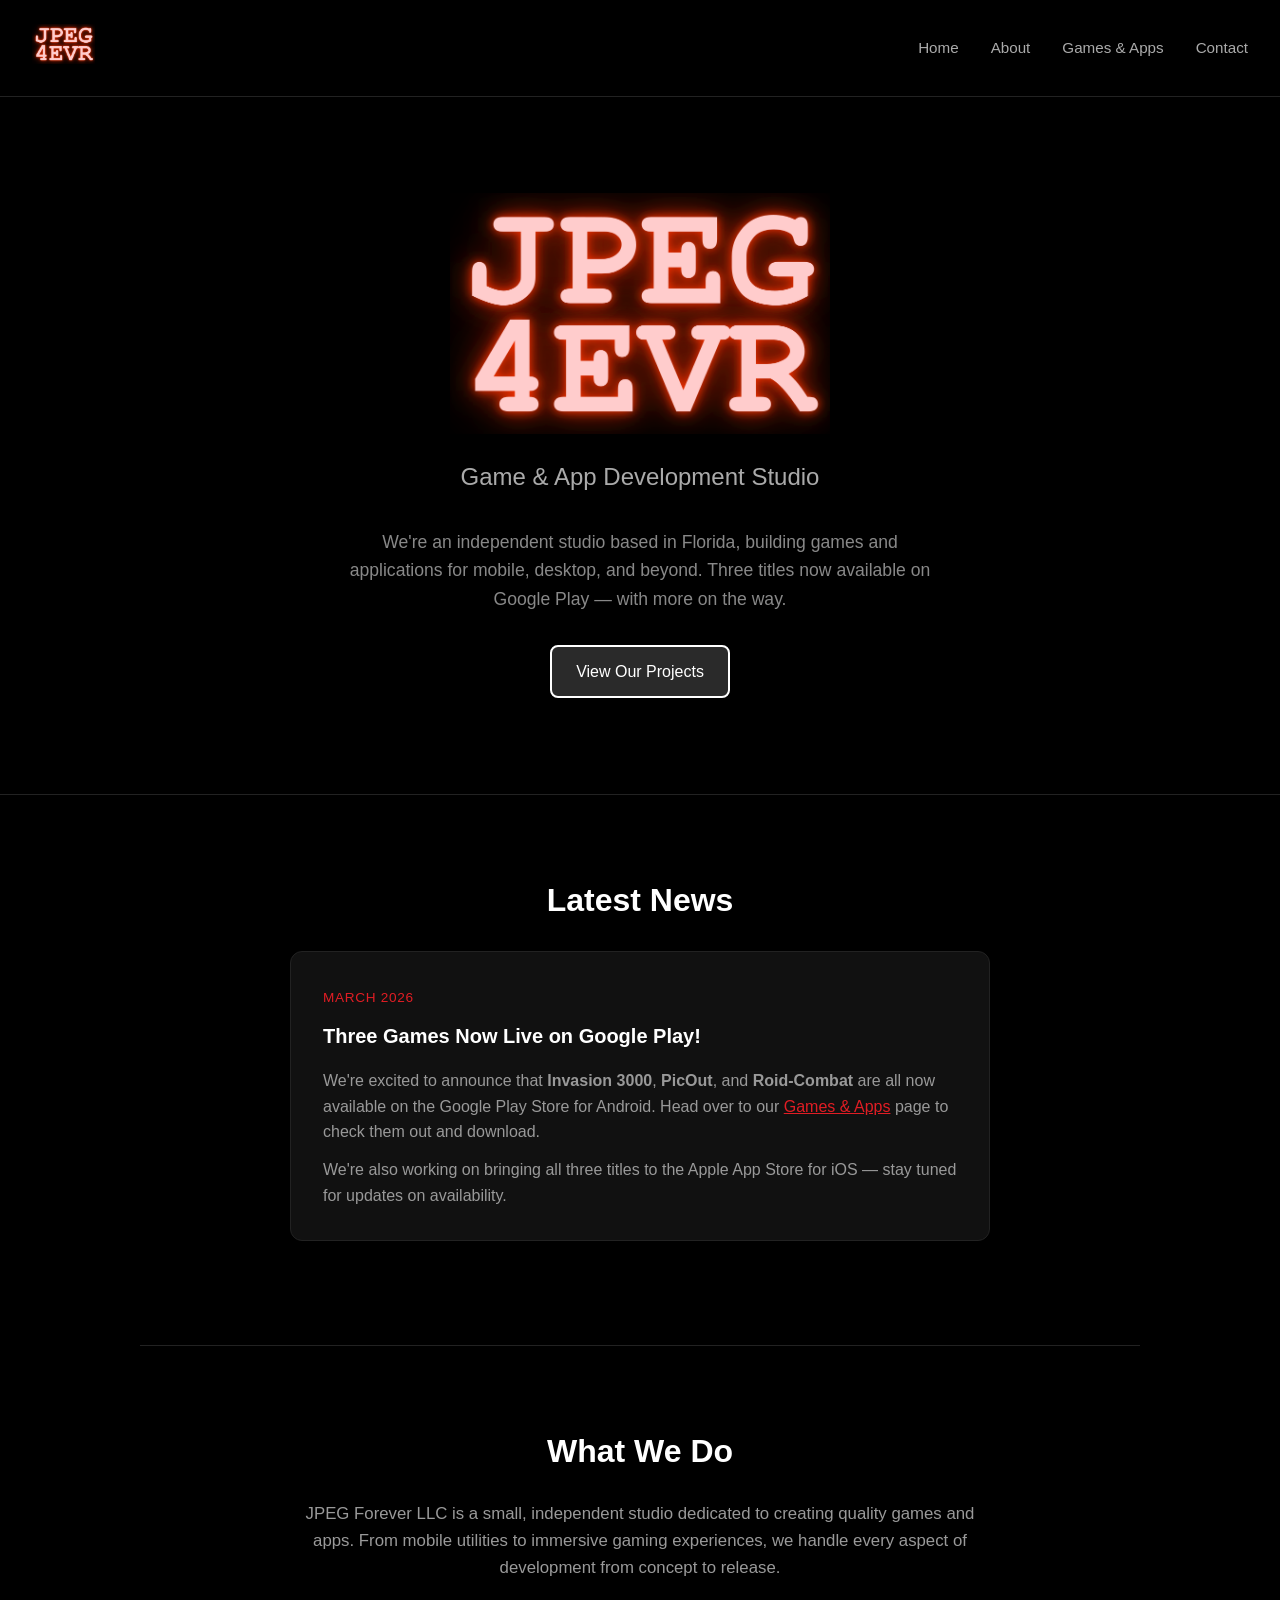
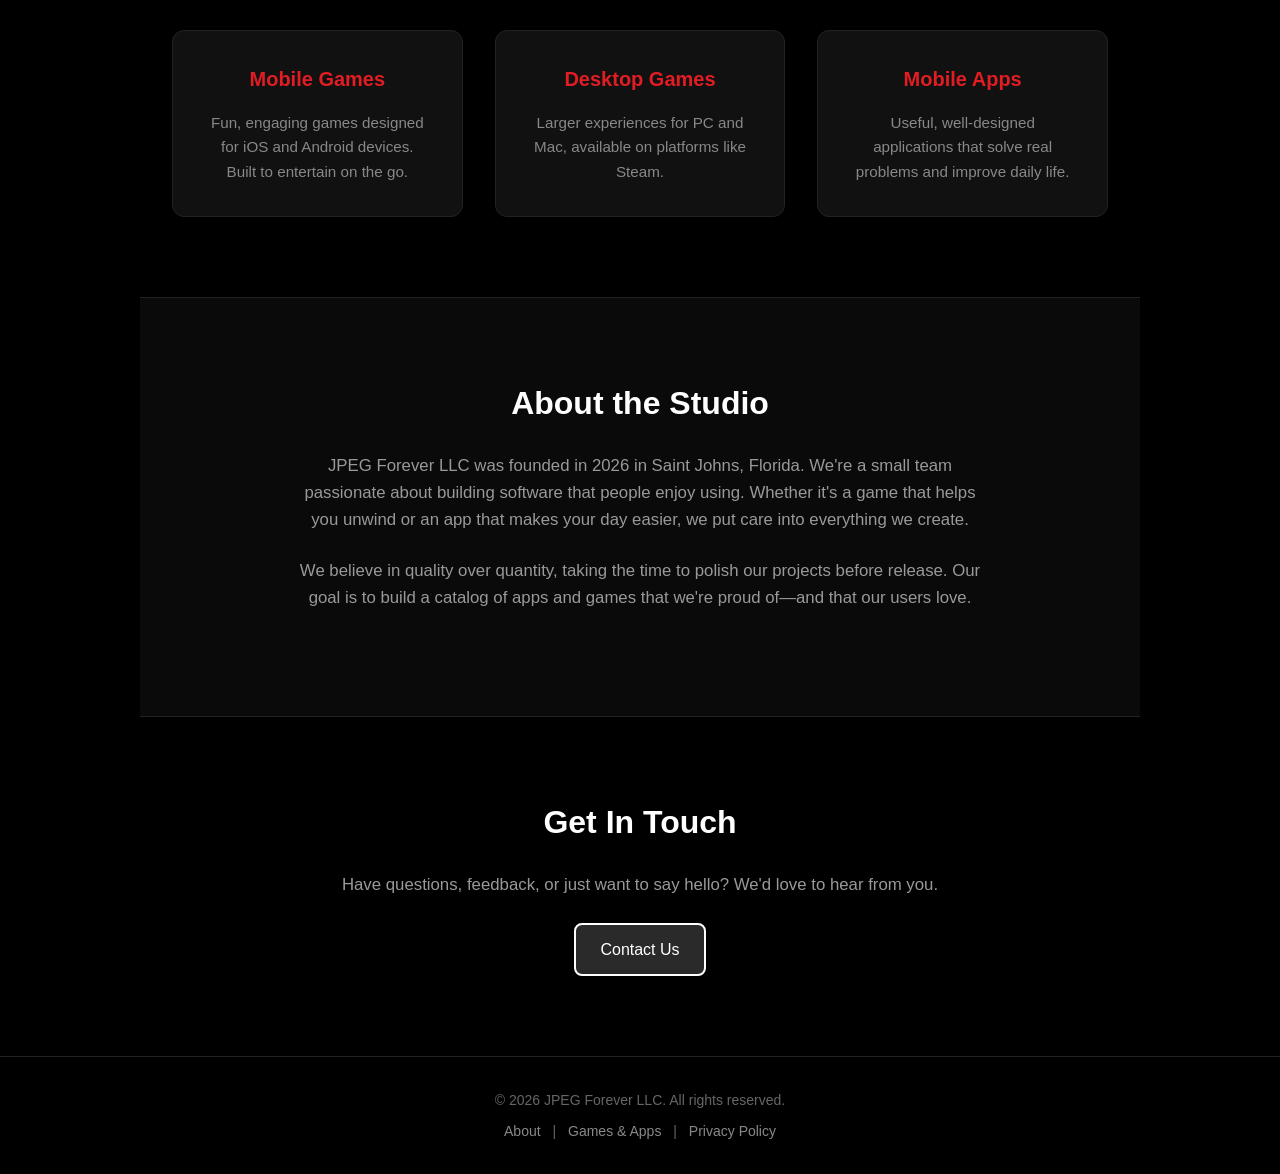
<file: index.html>
<!DOCTYPE html>
<html lang="en">
<head>
    <meta charset="UTF-8">
    <meta name="viewport" content="width=device-width, initial-scale=1.0">
    <title>JPEG Forever LLC - Game & App Development Studio</title>
    <link rel="stylesheet" href="styles.css">
</head>
<body>
    <nav>
        <a href="/" class="nav-logo"><img src="logo.png" alt="JPEG Forever"></a>
        <div class="nav-links">
            <a href="/">Home</a>
            <a href="/about.html">About</a>
            <a href="/games.html">Games & Apps</a>
            <a href="mailto:contact@jpegforever.biz">Contact</a>
        </div>
    </nav>

    <section class="hero">
        <img src="logo.png" alt="JPEG Forever" class="hero-logo">
        <p class="tagline">Game & App Development Studio</p>
        <p class="description">
            We're an independent studio based in Florida, building games and applications
            for mobile, desktop, and beyond. Three titles now available on Google Play — with more on the way.
        </p>
        <a href="/games.html" class="btn">View Our Projects</a>
    </section>

    <section class="section news-section">
        <h2>Latest News</h2>
        <div class="news-items">
            <div class="news-item">
                <span class="news-date">March 2026</span>
                <h3>Three Games Now Live on Google Play!</h3>
                <p>
                    We're excited to announce that <strong>Invasion 3000</strong>, <strong>PicOut</strong>,
                    and <strong>Roid-Combat</strong> are all now available on the Google Play Store for Android.
                    Head over to our <a href="/games.html" style="color: #e11d24;">Games &amp; Apps</a> page
                    to check them out and download.
                </p>
                <p>
                    We're also working on bringing all three titles to the Apple App Store for iOS — stay tuned
                    for updates on availability.
                </p>
            </div>
        </div>
    </section>

    <section class="section">
        <h2>What We Do</h2>
        <p>
            JPEG Forever LLC is a small, independent studio dedicated to creating quality 
            games and apps. From mobile utilities to immersive gaming experiences, we handle 
            every aspect of development from concept to release.
        </p>
        <div class="features">
            <div class="feature">
                <h3>Mobile Games</h3>
                <p>Fun, engaging games designed for iOS and Android devices. Built to entertain on the go.</p>
            </div>
            <div class="feature">
                <h3>Desktop Games</h3>
                <p>Larger experiences for PC and Mac, available on platforms like Steam.</p>
            </div>
            <div class="feature">
                <h3>Mobile Apps</h3>
                <p>Useful, well-designed applications that solve real problems and improve daily life.</p>
            </div>
        </div>
    </section>

    <section class="section about-section">
        <h2>About the Studio</h2>
        <p>
            JPEG Forever LLC was founded in 2026 in Saint Johns, Florida. We're a small team 
            passionate about building software that people enjoy using. Whether it's a game 
            that helps you unwind or an app that makes your day easier, we put care into 
            everything we create.
        </p>
        <p>
            We believe in quality over quantity, taking the time to polish our projects 
            before release. Our goal is to build a catalog of apps and games that we're 
            proud of—and that our users love.
        </p>
    </section>

    <section class="section contact-section">
        <h2>Get In Touch</h2>
        <p>
            Have questions, feedback, or just want to say hello? We'd love to hear from you.
        </p>
        <a href="mailto:contact@jpegforever.biz" class="btn">Contact Us</a>
    </section>

    <footer>
        <p>&copy; 2026 JPEG Forever LLC. All rights reserved.</p>
        <p class="footer-links">
            <a href="/about.html">About</a> | 
            <a href="/games.html">Games & Apps</a> | 
            <a href="/privacy.html">Privacy Policy</a>
        </p>
    </footer>
</body>
</html>
</file>
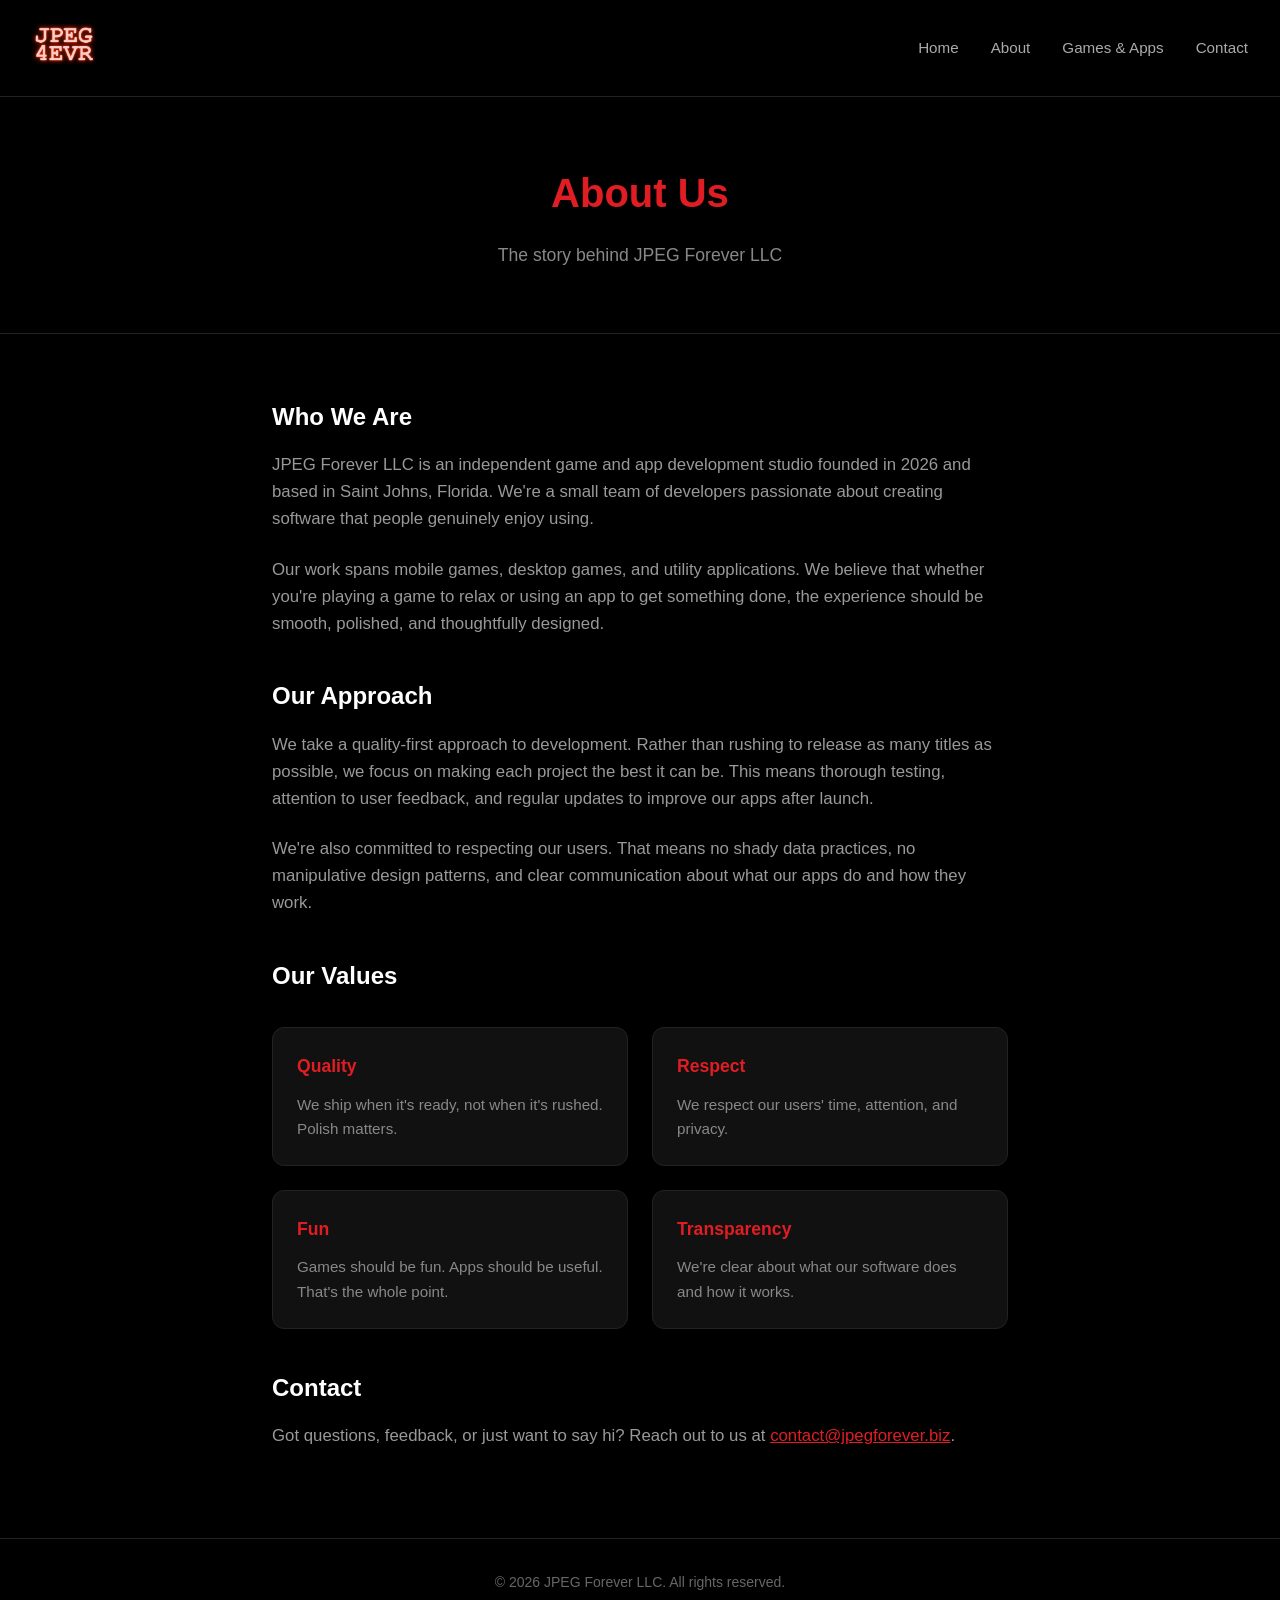
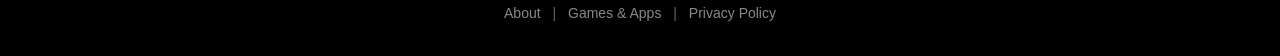
<file: about.html>
<!DOCTYPE html>
<html lang="en">
<head>
    <meta charset="UTF-8">
    <meta name="viewport" content="width=device-width, initial-scale=1.0">
    <title>About - JPEG Forever LLC</title>
    <link rel="stylesheet" href="styles.css">
</head>
<body>
    <nav>
        <a href="/" class="nav-logo"><img src="logo.png" alt="JPEG Forever"></a>
        <div class="nav-links">
            <a href="/">Home</a>
            <a href="/about.html">About</a>
            <a href="/games.html">Games & Apps</a>
            <a href="mailto:contact@jpegforever.biz">Contact</a>
        </div>
    </nav>

    <section class="page-header">
        <h1>About Us</h1>
        <p>The story behind JPEG Forever LLC</p>
    </section>

    <section class="content">
        <h2>Who We Are</h2>
        <p>
            JPEG Forever LLC is an independent game and app development studio founded in 2026 
            and based in Saint Johns, Florida. We're a small team of developers passionate about 
            creating software that people genuinely enjoy using.
        </p>
        <p>
            Our work spans mobile games, desktop games, and utility applications. We believe that 
            whether you're playing a game to relax or using an app to get something done, the 
            experience should be smooth, polished, and thoughtfully designed.
        </p>

        <h2>Our Approach</h2>
        <p>
            We take a quality-first approach to development. Rather than rushing to release as 
            many titles as possible, we focus on making each project the best it can be. This 
            means thorough testing, attention to user feedback, and regular updates to improve 
            our apps after launch.
        </p>
        <p>
            We're also committed to respecting our users. That means no shady data practices, 
            no manipulative design patterns, and clear communication about what our apps do 
            and how they work.
        </p>

        <h2>Our Values</h2>
        <div class="values">
            <div class="value">
                <h3>Quality</h3>
                <p>We ship when it's ready, not when it's rushed. Polish matters.</p>
            </div>
            <div class="value">
                <h3>Respect</h3>
                <p>We respect our users' time, attention, and privacy.</p>
            </div>
            <div class="value">
                <h3>Fun</h3>
                <p>Games should be fun. Apps should be useful. That's the whole point.</p>
            </div>
            <div class="value">
                <h3>Transparency</h3>
                <p>We're clear about what our software does and how it works.</p>
            </div>
        </div>

        <h2>Contact</h2>
        <p>
            Got questions, feedback, or just want to say hi? Reach out to us at 
            <a href="mailto:contact@jpegforever.biz" style="color: #e11d24;">contact@jpegforever.biz</a>.
        </p>
    </section>

    <footer>
        <p>&copy; 2026 JPEG Forever LLC. All rights reserved.</p>
        <p class="footer-links">
            <a href="/about.html">About</a> | 
            <a href="/games.html">Games & Apps</a> | 
            <a href="/privacy.html">Privacy Policy</a>
        </p>
    </footer>
</body>
</html>
</file>
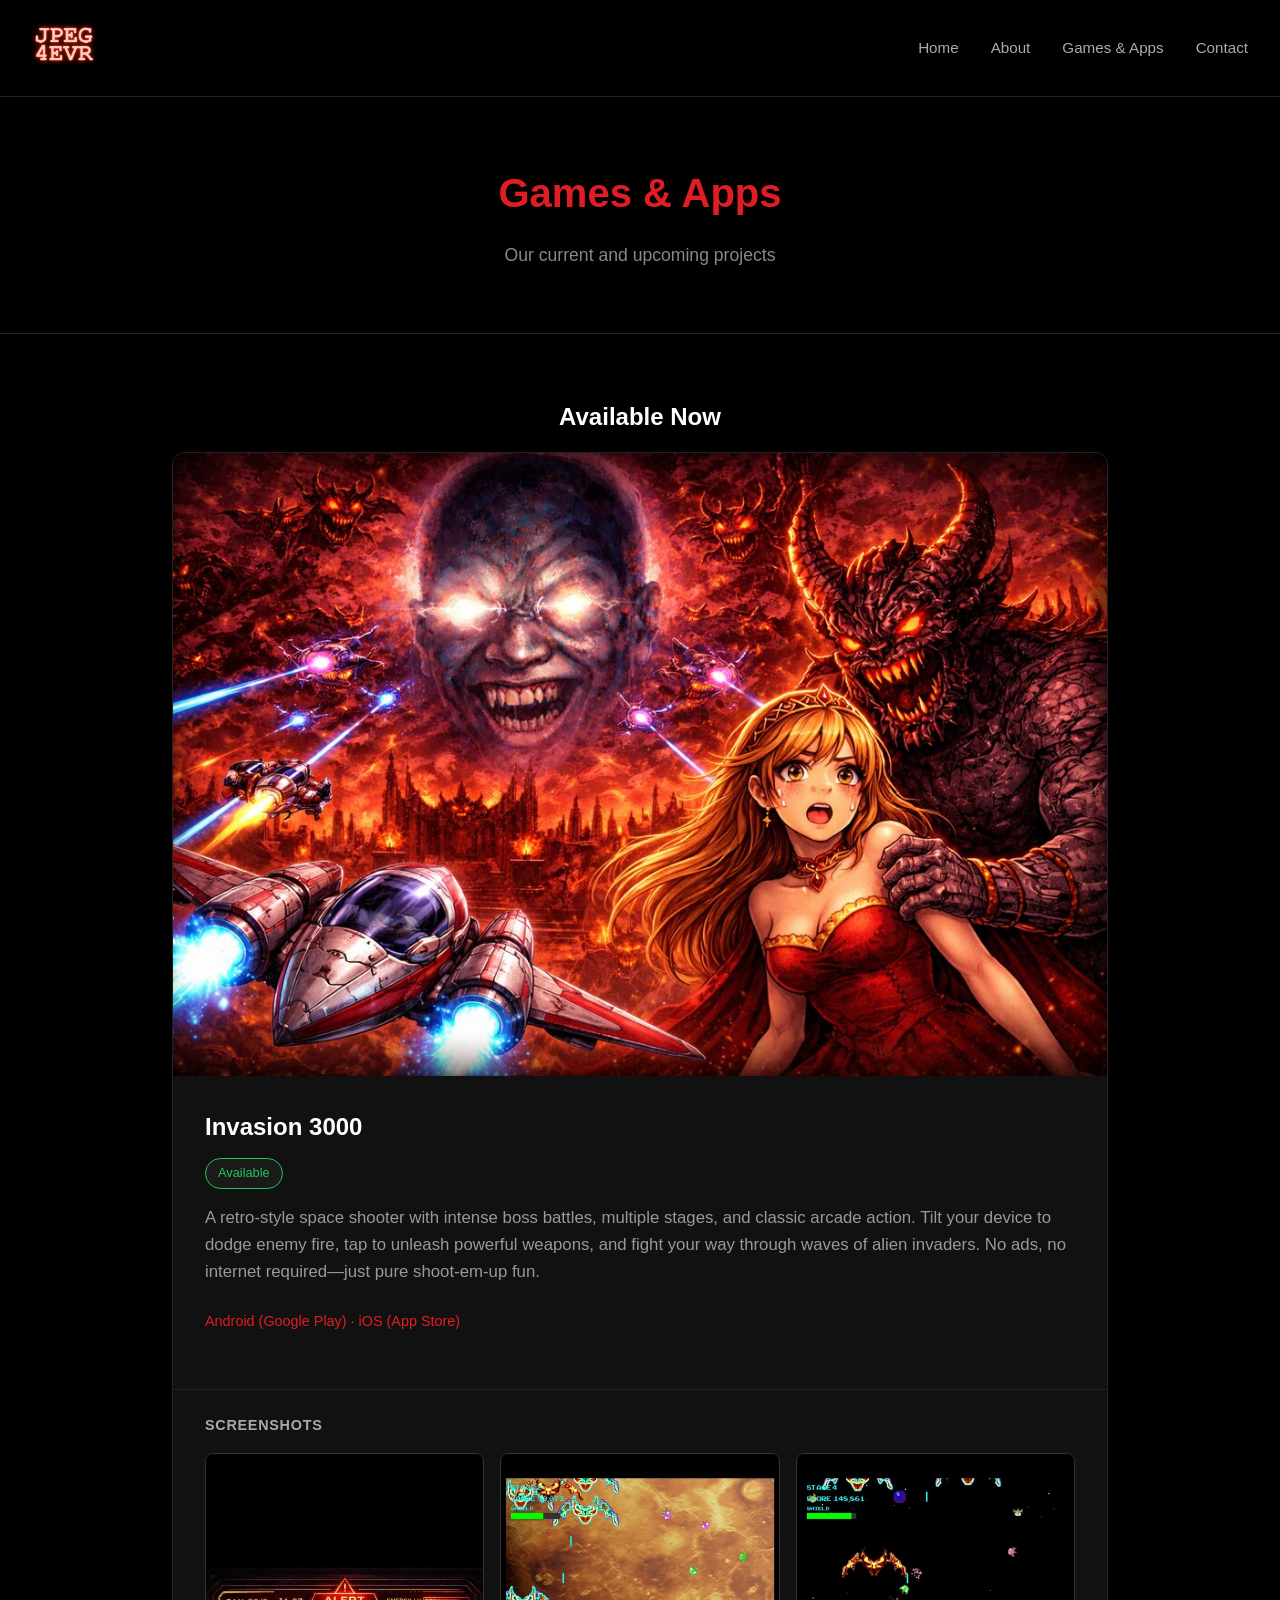
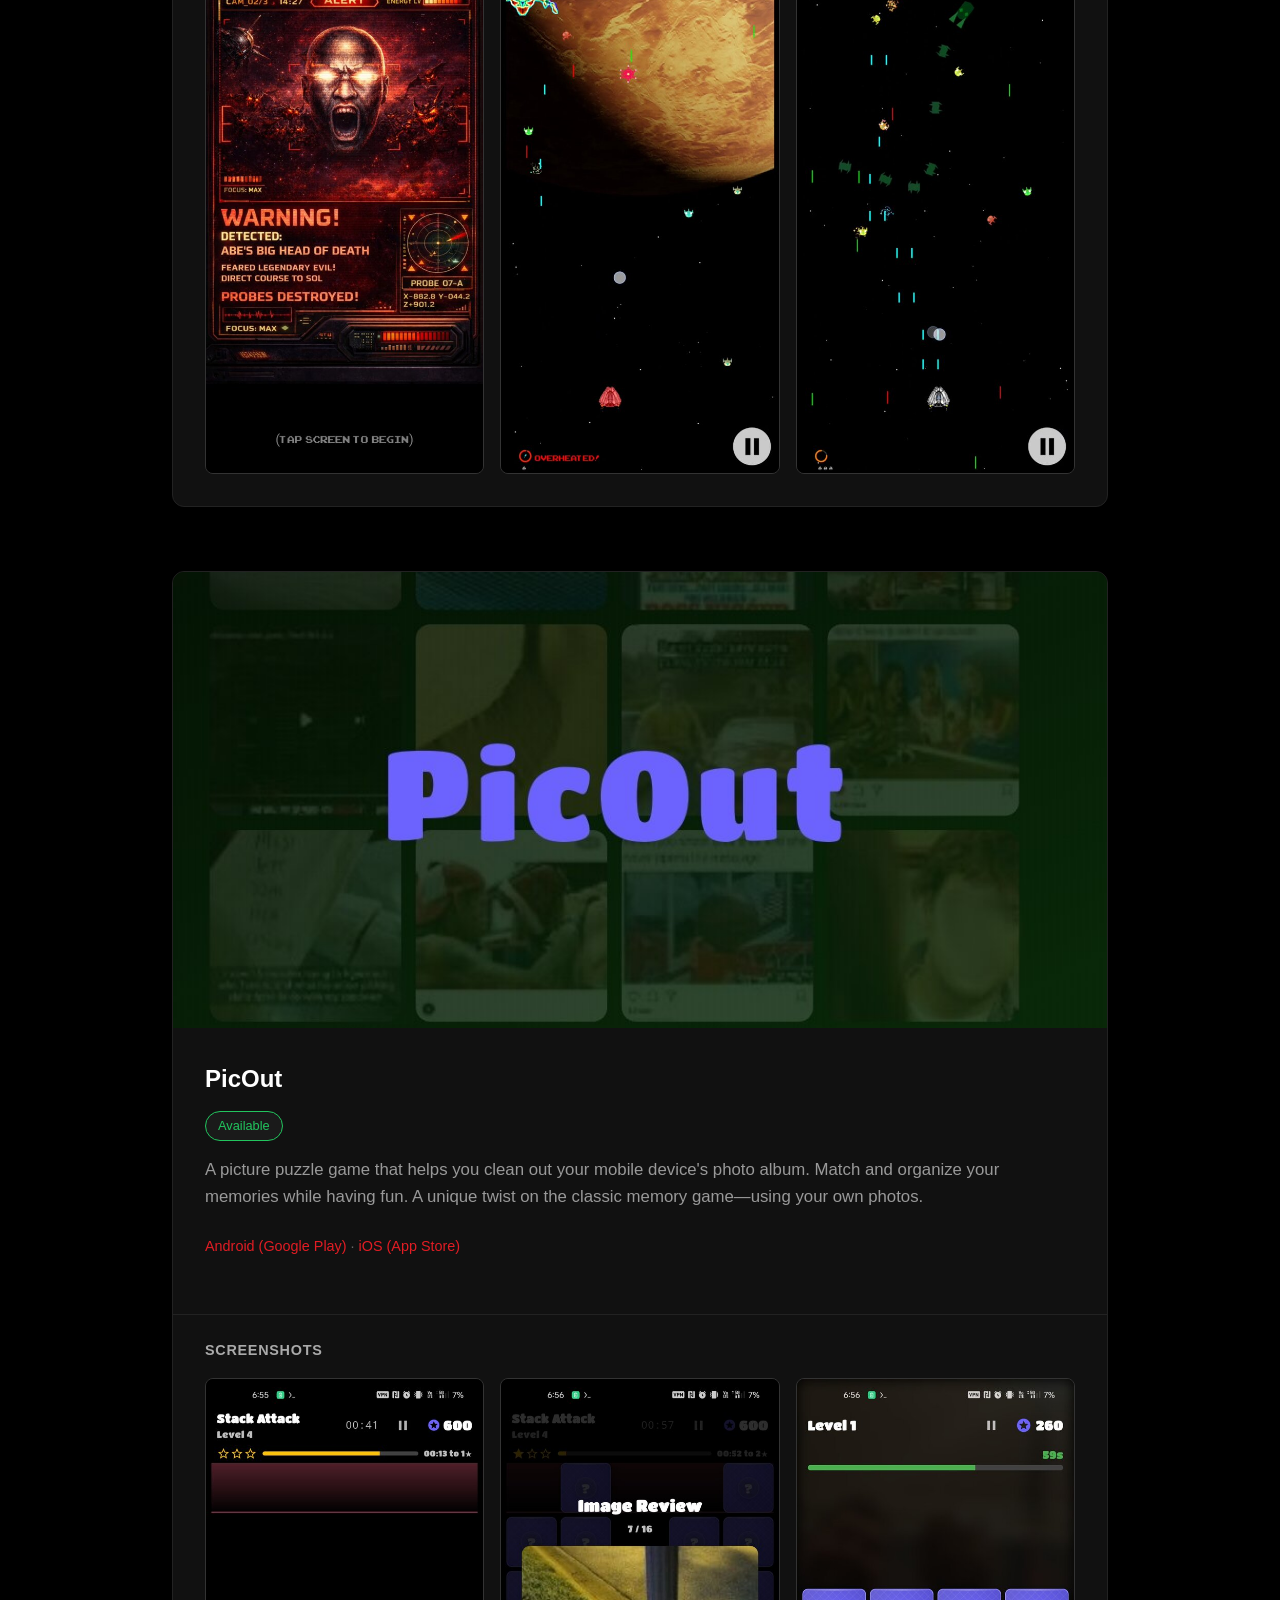
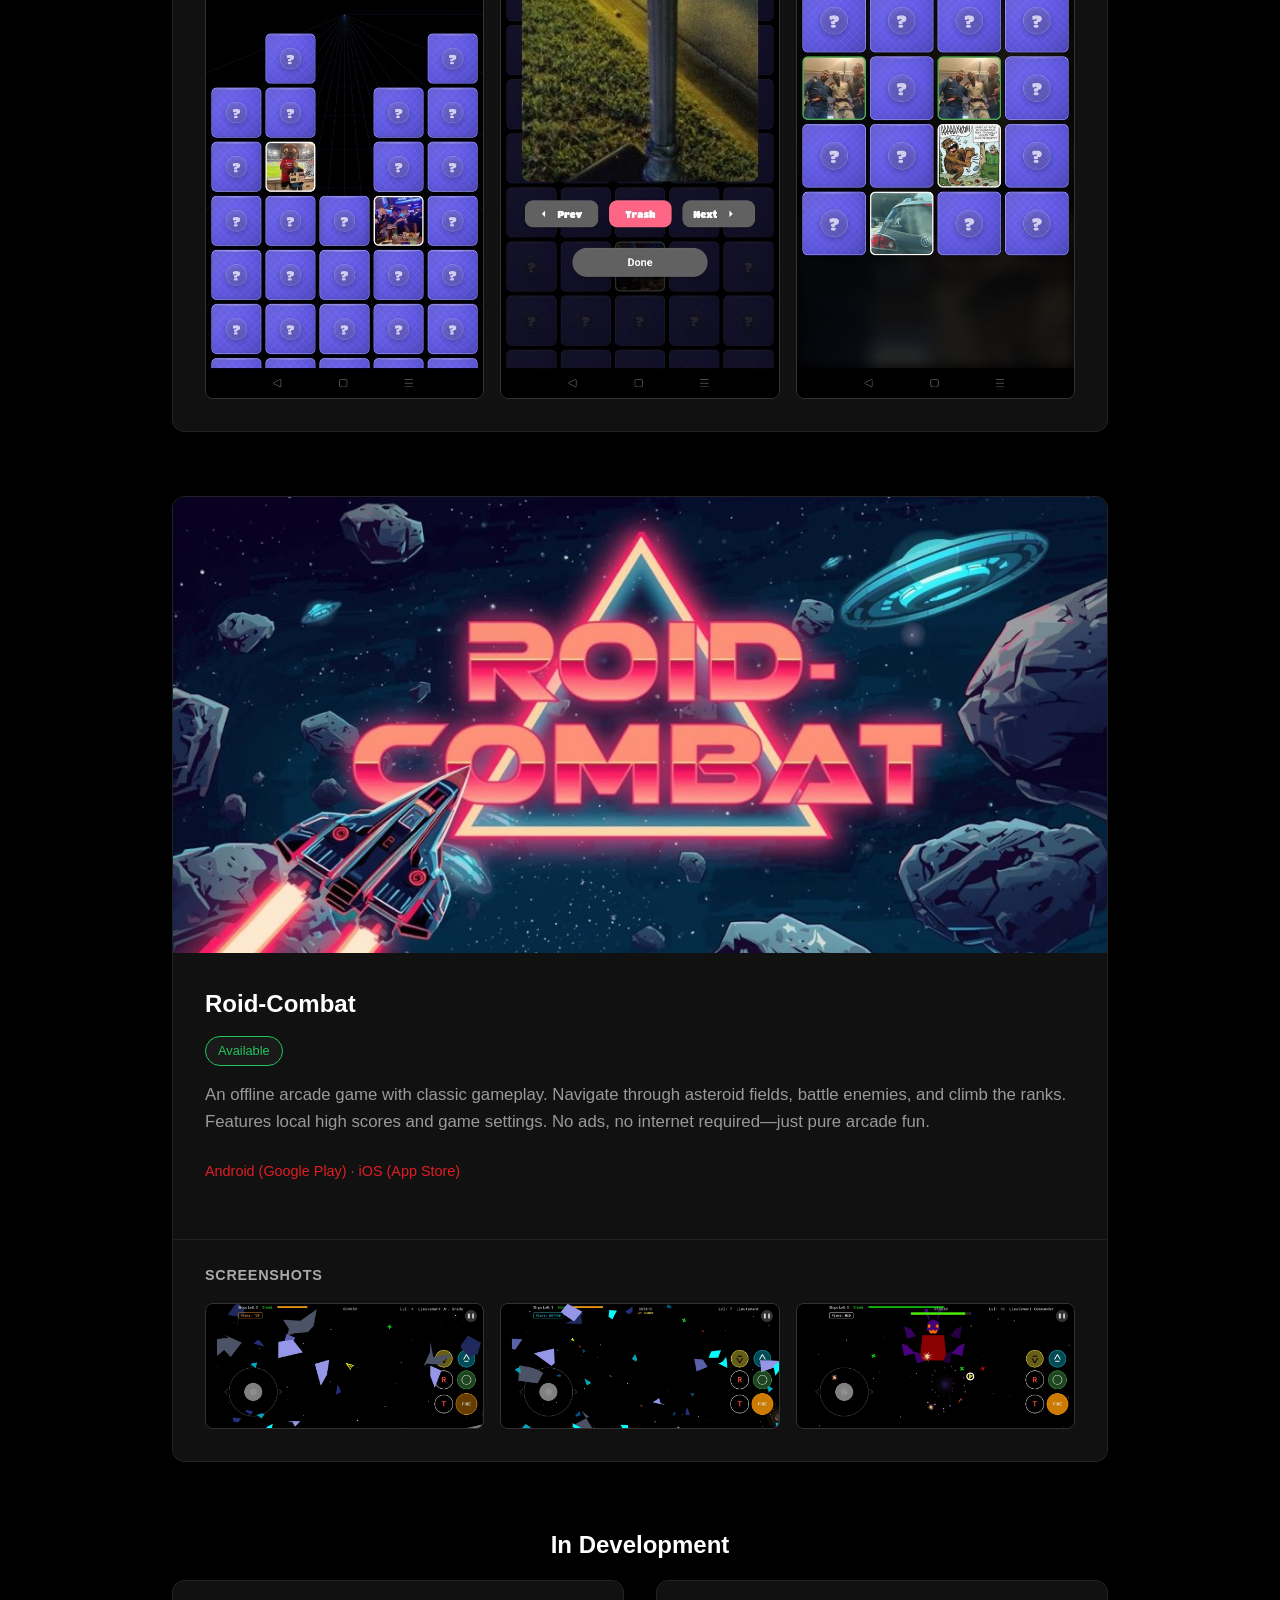
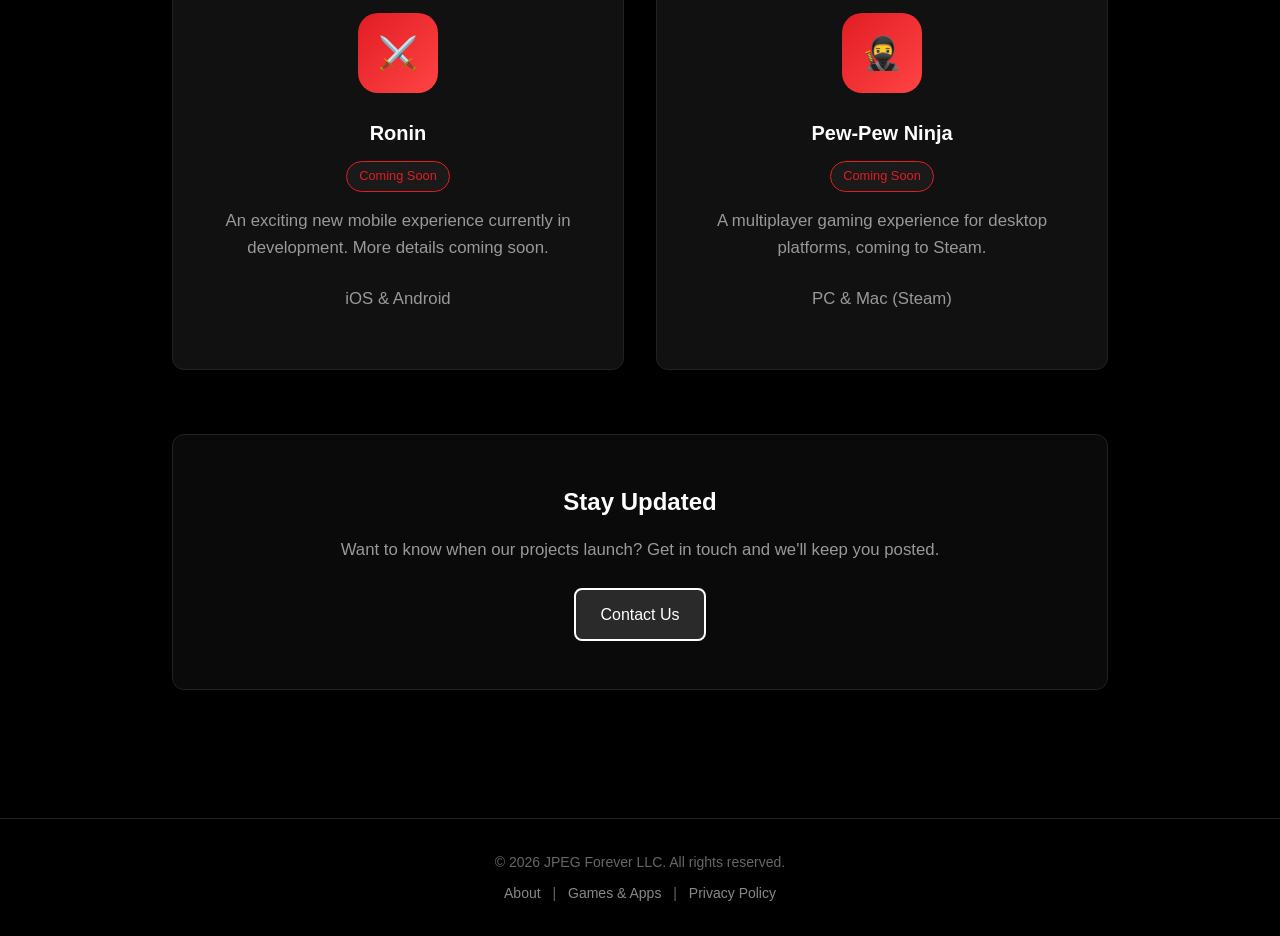
<file: games.html>
<!DOCTYPE html>
<html lang="en">
<head>
    <meta charset="UTF-8">
    <meta name="viewport" content="width=device-width, initial-scale=1.0">
    <title>Games & Apps - JPEG Forever LLC</title>
    <link rel="stylesheet" href="styles.css">
</head>
<body>
    <nav>
        <a href="/" class="nav-logo"><img src="logo.png" alt="JPEG Forever"></a>
        <div class="nav-links">
            <a href="/">Home</a>
            <a href="/about.html">About</a>
            <a href="/games.html">Games & Apps</a>
            <a href="mailto:contact@jpegforever.biz">Contact</a>
        </div>
    </nav>

    <section class="page-header">
        <h1>Games & Apps</h1>
        <p>Our current and upcoming projects</p>
    </section>

    <section class="content" style="max-width: 1000px;">
        <h2 class="section-title">Available Now</h2>

        <div class="featured-game">
            <img src="images/i3kFeature.jpg" alt="Invasion 3000" class="featured-game-art">
            <div class="featured-game-info">
                <h3>Invasion 3000</h3>
                <span class="status">Available</span>
                <p>A retro-style space shooter with intense boss battles, multiple stages, and classic arcade action. Tilt your device to dodge enemy fire, tap to unleash powerful weapons, and fight your way through waves of alien invaders. No ads, no internet required—just pure shoot-em-up fun.</p>
                <p class="platforms"><a href="https://play.google.com/store/apps/details?id=com.triiinity.games.invasion3k" target="_blank">Android (Google Play)</a> · <a href="https://apps.apple.com/us/app/invasion-3000/id6761494720" target="_blank">iOS (App Store)</a></p>
            </div>
            <div class="screenshots">
                <h4>Screenshots</h4>
                <div class="screenshot-grid">
                    <img src="images/i3k-screenshot-1.jpg" alt="Invasion 3000 gameplay screenshot">
                    <img src="images/i3k-screenshot-2.jpg" alt="Invasion 3000 gameplay screenshot">
                    <img src="images/i3k-screenshot-3.jpg" alt="Invasion 3000 boss battle screenshot">
                </div>
            </div>
        </div>

        <div class="featured-game">
            <img src="images/picoutFeature.jpg" alt="PicOut" class="featured-game-art">
            <div class="featured-game-info">
                <h3>PicOut</h3>
                <span class="status">Available</span>
                <p>A picture puzzle game that helps you clean out your mobile device's photo album. Match and organize your memories while having fun. A unique twist on the classic memory game—using your own photos.</p>
                <p class="platforms"><a href="https://play.google.com/store/apps/details?id=com.jpegforever.picout" target="_blank">Android (Google Play)</a> · <a href="https://apps.apple.com/us/app/picout-photo-matching-game/id6761348010" target="_blank">iOS (App Store)</a></p>
            </div>
            <div class="screenshots">
                <h4>Screenshots</h4>
                <div class="screenshot-grid">
                    <img src="images/picout-screenshot-1.jpg" alt="PicOut gameplay screenshot">
                    <img src="images/picout-screenshot-2.jpg" alt="PicOut gameplay screenshot">
                    <img src="images/picout-screenshot-3.jpg" alt="PicOut gameplay screenshot">
                </div>
            </div>
        </div>

        <div class="featured-game">
            <img src="images/roidCombatArcadeArtFeature.png" alt="Roid-Combat" class="featured-game-art">
            <div class="featured-game-info">
                <h3>Roid-Combat</h3>
                <span class="status">Available</span>
                <p>An offline arcade game with classic gameplay. Navigate through asteroid fields, battle enemies, and climb the ranks. Features local high scores and game settings. No ads, no internet required—just pure arcade fun.</p>
                <p class="platforms"><a href="https://play.google.com/store/apps/details?id=com.jpegforever.roidcombat" target="_blank">Android (Google Play)</a> · <a href="https://apps.apple.com/us/app/roid-combat/id6761577654" target="_blank">iOS (App Store)</a></p>
            </div>
            <div class="screenshots">
                <h4>Screenshots</h4>
                <div class="screenshot-grid">
                    <img src="images/roid-combat-screenshot-1.jpg" alt="Roid-Combat gameplay screenshot">
                    <img src="images/roid-combat-screenshot-2.jpg" alt="Roid-Combat gameplay screenshot">
                    <img src="images/roid-combat-screenshot-3.jpg" alt="Roid-Combat boss battle screenshot">
                </div>
            </div>
        </div>

        <h2 class="section-title">In Development</h2>
        <div class="projects" style="grid-template-columns: repeat(2, 1fr);">
            <div class="project">
                <div class="project-icon">⚔️</div>
                <h3>Ronin</h3>
                <span class="status coming-soon">Coming Soon</span>
                <p>An exciting new mobile experience currently in development. More details coming soon.</p>
                <p class="platforms">iOS &amp; Android</p>
            </div>
            <div class="project">
                <div class="project-icon">🥷</div>
                <h3>Pew-Pew Ninja</h3>
                <span class="status coming-soon">Coming Soon</span>
                <p>A multiplayer gaming experience for desktop platforms, coming to Steam.</p>
                <p class="platforms">PC &amp; Mac (Steam)</p>
            </div>
        </div>

        <div class="cta">
            <h2>Stay Updated</h2>
            <p>Want to know when our projects launch? Get in touch and we'll keep you posted.</p>
            <a href="mailto:contact@jpegforever.biz" class="btn">Contact Us</a>
        </div>
    </section>

    <footer class="games-footer">
        <p>&copy; 2026 JPEG Forever LLC. All rights reserved.</p>
        <p class="footer-links">
            <a href="/about.html">About</a> | 
            <a href="/games.html">Games & Apps</a> | 
            <a href="/privacy.html">Privacy Policy</a>
        </p>
    </footer>
</body>
</html>
</file>
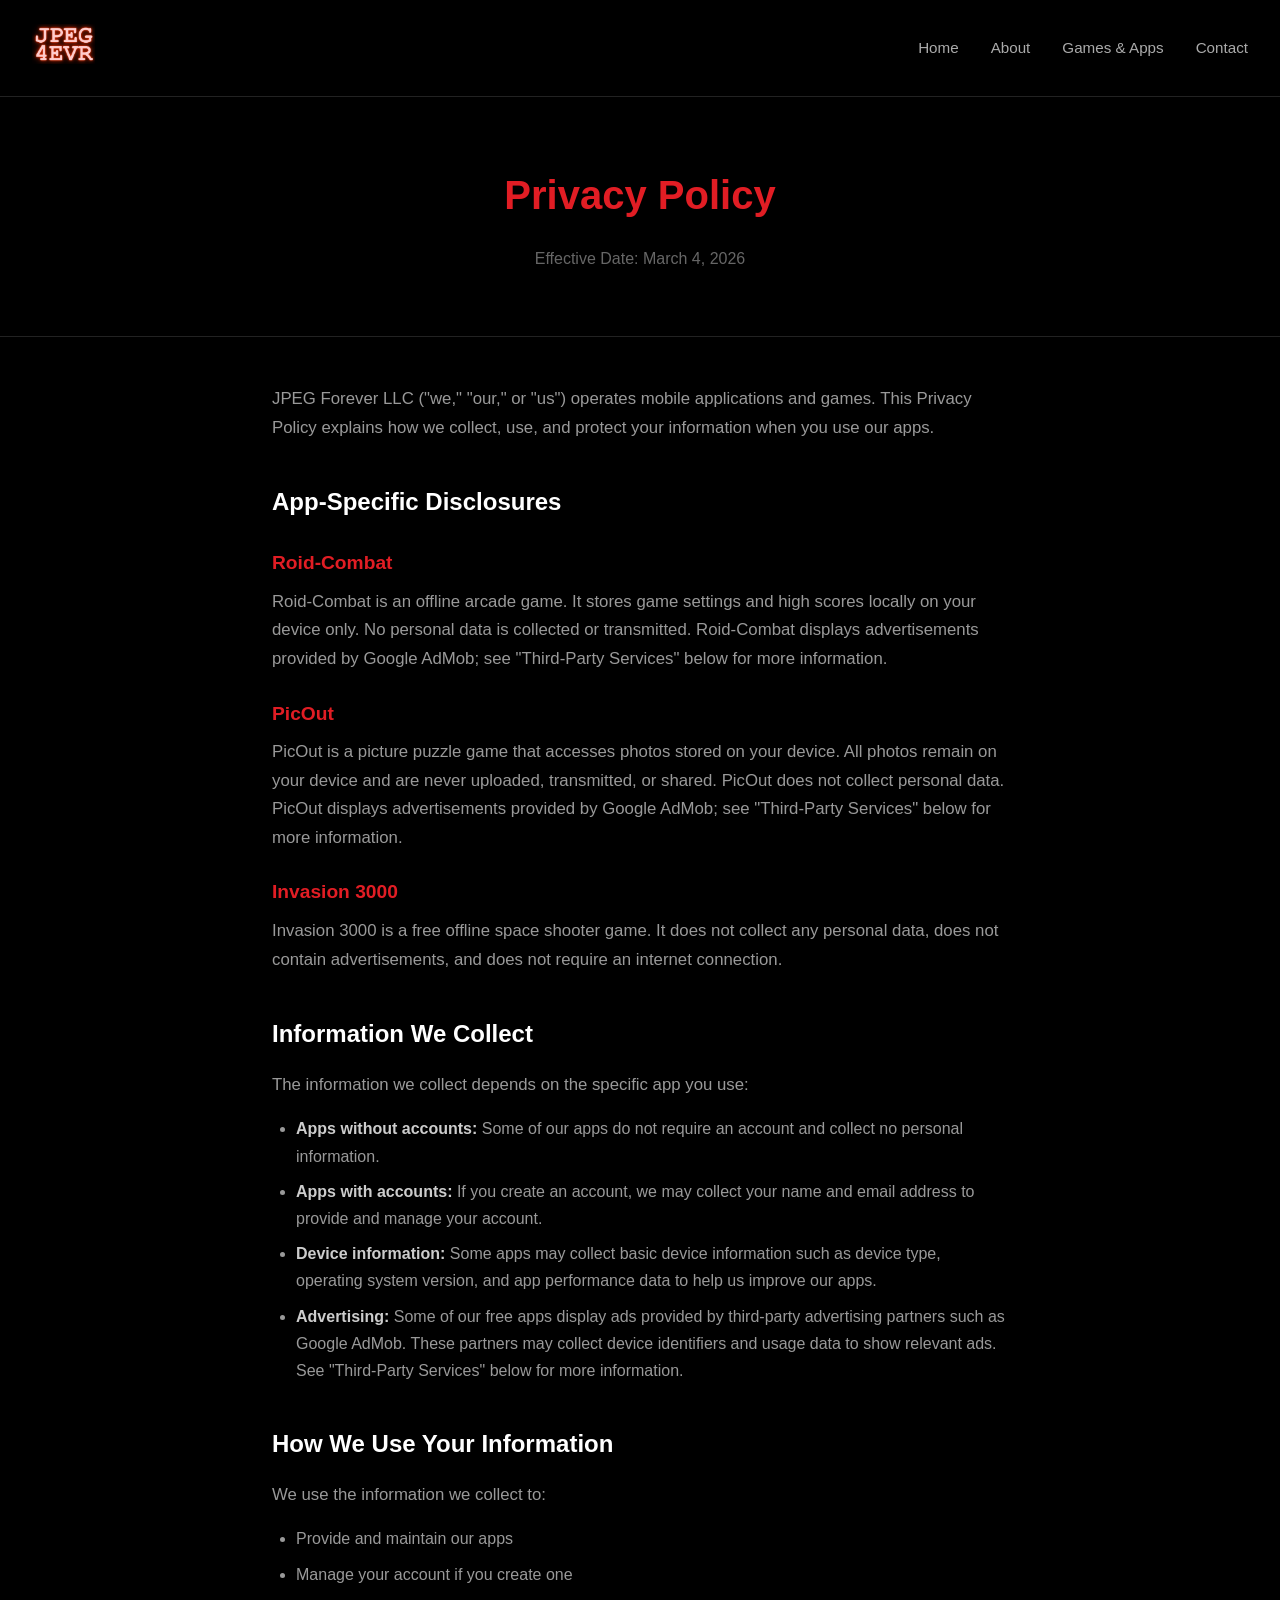
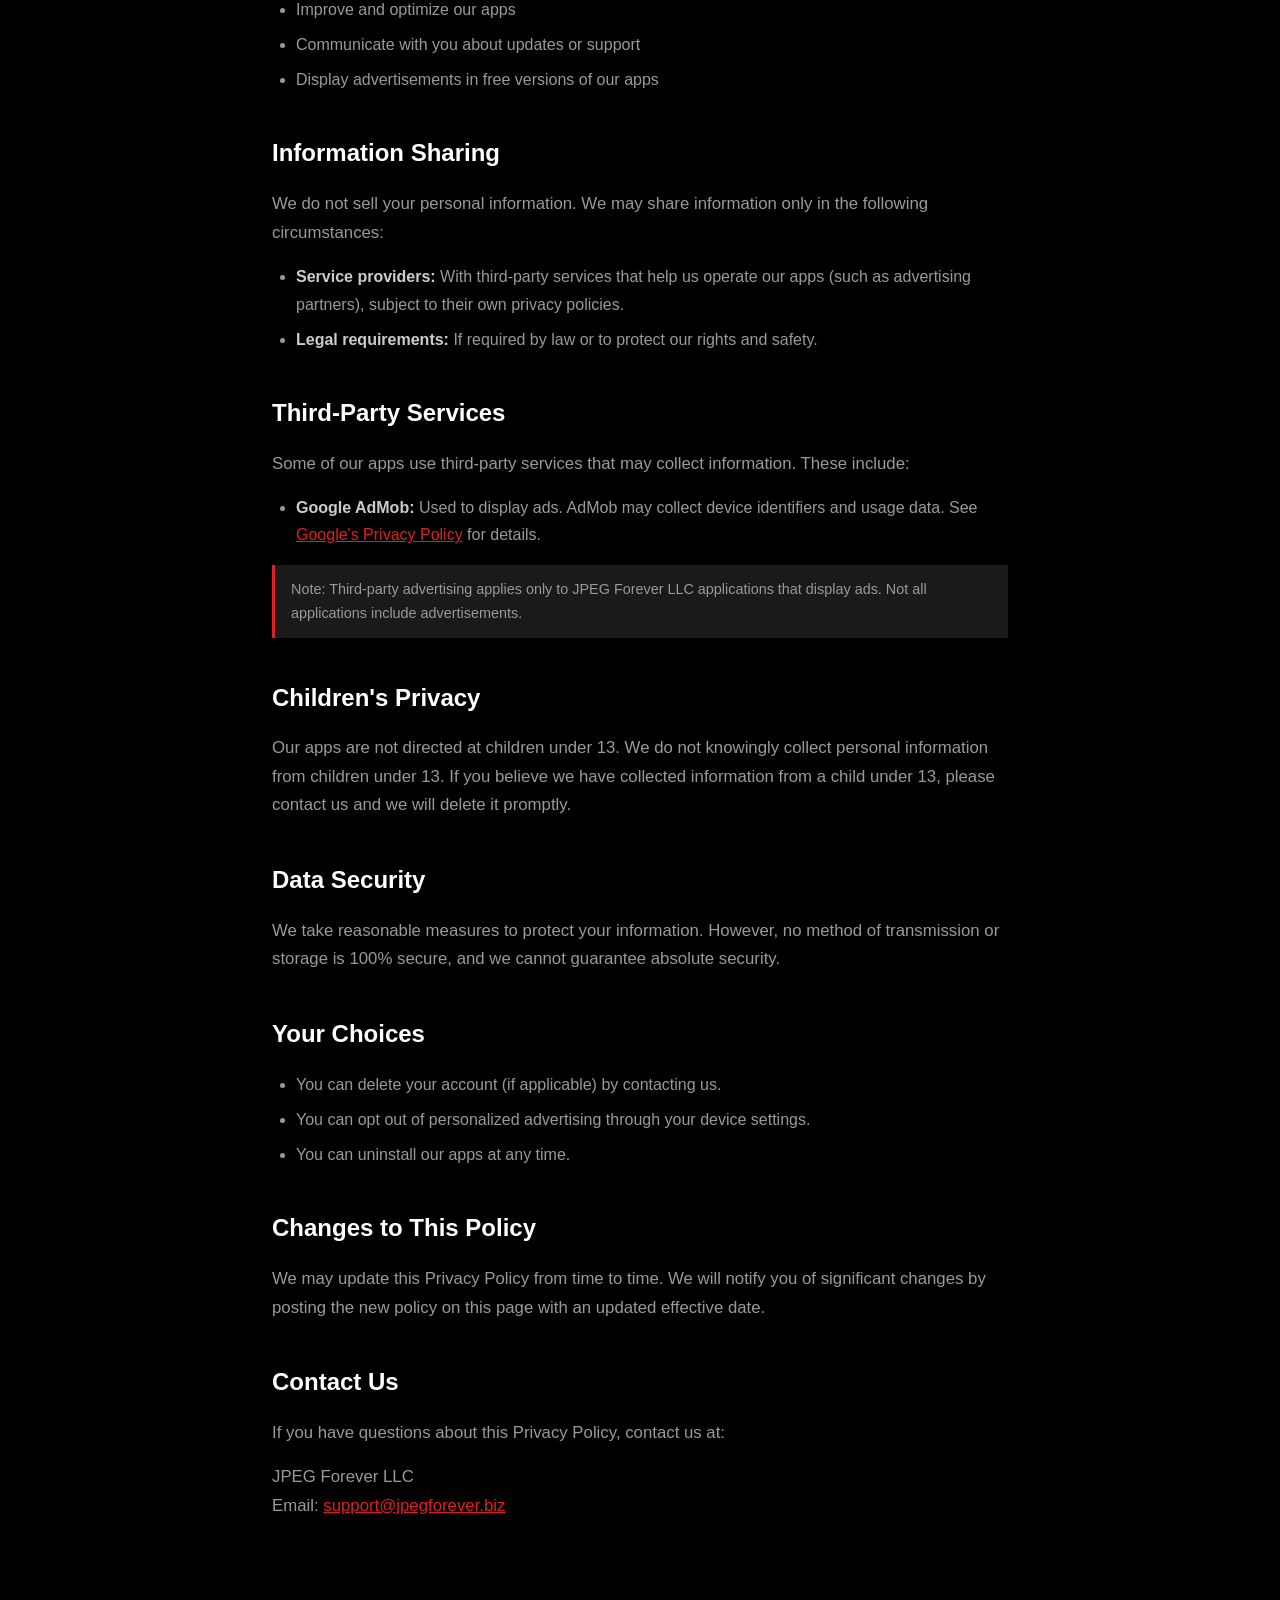
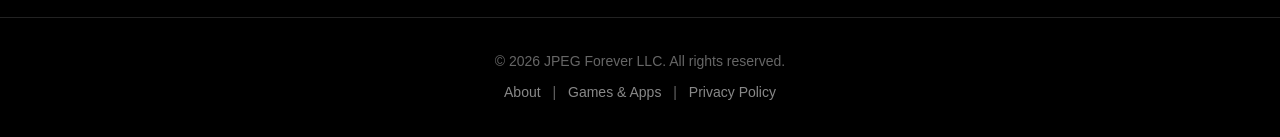
<file: privacy.html>
<!DOCTYPE html>
<html lang="en">
<head>
    <meta charset="UTF-8">
    <meta name="viewport" content="width=device-width, initial-scale=1.0">
    <title>Privacy Policy - JPEG Forever LLC</title>
    <link rel="stylesheet" href="styles.css">
</head>
<body class="privacy-page">
    <nav>
        <a href="/" class="nav-logo"><img src="logo.png" alt="JPEG Forever"></a>
        <div class="nav-links">
            <a href="/">Home</a>
            <a href="/about.html">About</a>
            <a href="/games.html">Games & Apps</a>
            <a href="mailto:contact@jpegforever.biz">Contact</a>
        </div>
    </nav>

    <section class="page-header">
        <h1>Privacy Policy</h1>
        <p>Effective Date: March 4, 2026</p>
    </section>

    <section class="content">
        <p>JPEG Forever LLC ("we," "our," or "us") operates mobile applications and games. This Privacy Policy explains how we collect, use, and protect your information when you use our apps.</p>

        <h2>App-Specific Disclosures</h2>

        <h3>Roid-Combat</h3>
        <p>Roid-Combat is an offline arcade game. It stores game settings and high scores locally on your device only. No personal data is collected or transmitted. Roid-Combat displays advertisements provided by Google AdMob; see "Third-Party Services" below for more information.</p>

        <h3>PicOut</h3>
        <p>PicOut is a picture puzzle game that accesses photos stored on your device. All photos remain on your device and are never uploaded, transmitted, or shared. PicOut does not collect personal data. PicOut displays advertisements provided by Google AdMob; see "Third-Party Services" below for more information.</p>

        <h3>Invasion 3000</h3>
        <p>Invasion 3000 is a free offline space shooter game. It does not collect any personal data, does not contain advertisements, and does not require an internet connection.</p>

        <h2>Information We Collect</h2>
        <p>The information we collect depends on the specific app you use:</p>
        <ul>
            <li><strong>Apps without accounts:</strong> Some of our apps do not require an account and collect no personal information.</li>
            <li><strong>Apps with accounts:</strong> If you create an account, we may collect your name and email address to provide and manage your account.</li>
            <li><strong>Device information:</strong> Some apps may collect basic device information such as device type, operating system version, and app performance data to help us improve our apps.</li>
            <li><strong>Advertising:</strong> Some of our free apps display ads provided by third-party advertising partners such as Google AdMob. These partners may collect device identifiers and usage data to show relevant ads. See "Third-Party Services" below for more information.</li>
        </ul>

        <h2>How We Use Your Information</h2>
        <p>We use the information we collect to:</p>
        <ul>
            <li>Provide and maintain our apps</li>
            <li>Manage your account if you create one</li>
            <li>Improve and optimize our apps</li>
            <li>Communicate with you about updates or support</li>
            <li>Display advertisements in free versions of our apps</li>
        </ul>

        <h2>Information Sharing</h2>
        <p>We do not sell your personal information. We may share information only in the following circumstances:</p>
        <ul>
            <li><strong>Service providers:</strong> With third-party services that help us operate our apps (such as advertising partners), subject to their own privacy policies.</li>
            <li><strong>Legal requirements:</strong> If required by law or to protect our rights and safety.</li>
        </ul>

        <h2>Third-Party Services</h2>
        <p>Some of our apps use third-party services that may collect information. These include:</p>
        <ul>
            <li><strong>Google AdMob:</strong> Used to display ads. AdMob may collect device identifiers and usage data. See <a href="https://policies.google.com/privacy" target="_blank">Google's Privacy Policy</a> for details.</li>
        </ul>
        <div class="note">Note: Third-party advertising applies only to JPEG Forever LLC applications that display ads. Not all applications include advertisements.</div>

        <h2>Children's Privacy</h2>
        <p>Our apps are not directed at children under 13. We do not knowingly collect personal information from children under 13. If you believe we have collected information from a child under 13, please contact us and we will delete it promptly.</p>

        <h2>Data Security</h2>
        <p>We take reasonable measures to protect your information. However, no method of transmission or storage is 100% secure, and we cannot guarantee absolute security.</p>

        <h2>Your Choices</h2>
        <ul>
            <li>You can delete your account (if applicable) by contacting us.</li>
            <li>You can opt out of personalized advertising through your device settings.</li>
            <li>You can uninstall our apps at any time.</li>
        </ul>

        <h2>Changes to This Policy</h2>
        <p>We may update this Privacy Policy from time to time. We will notify you of significant changes by posting the new policy on this page with an updated effective date.</p>

        <h2>Contact Us</h2>
        <p>If you have questions about this Privacy Policy, contact us at:</p>
        <p>
            JPEG Forever LLC<br>
            Email: <a href="mailto:support@jpegforever.biz">support@jpegforever.biz</a>
        </p>
    </section>

    <footer>
        <p>&copy; 2026 JPEG Forever LLC. All rights reserved.</p>
        <p class="footer-links">
            <a href="/about.html">About</a> | 
            <a href="/games.html">Games & Apps</a> | 
            <a href="/privacy.html">Privacy Policy</a>
        </p>
    </footer>
</body>
</html>
</file>
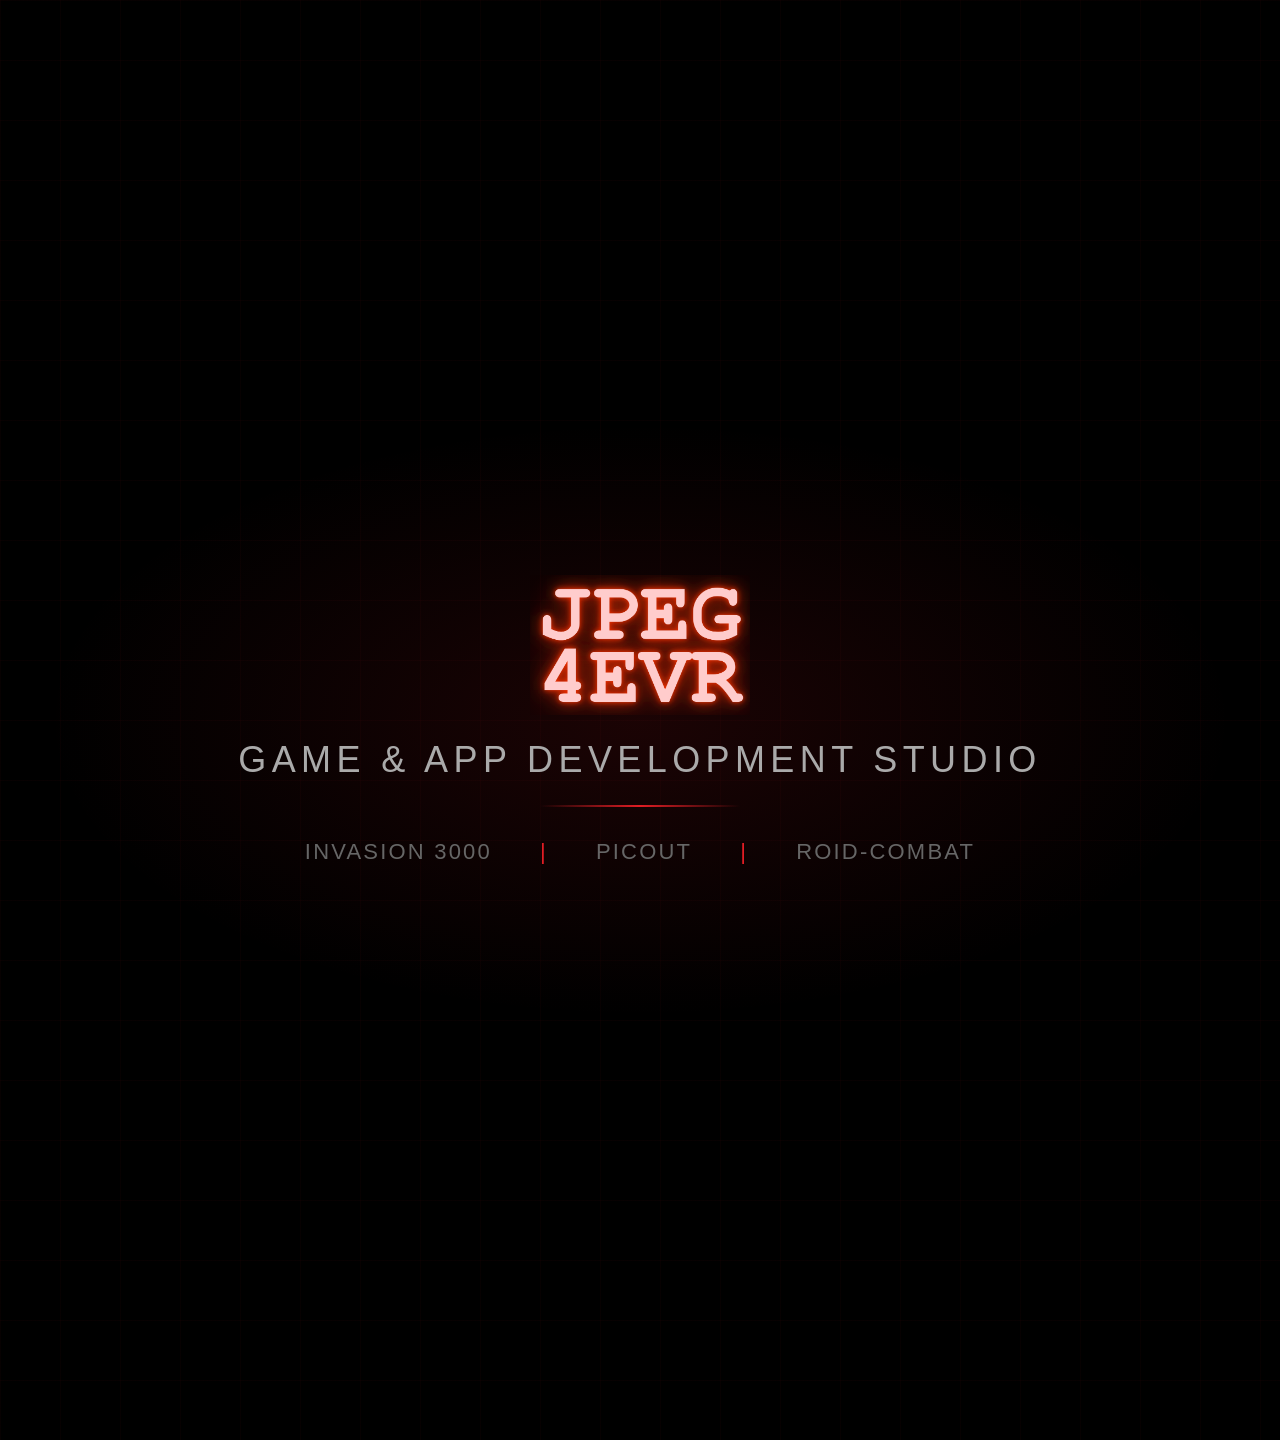
<file: youtube-banner.html>
<!DOCTYPE html>
<html lang="en">
<head>
    <meta charset="UTF-8">
    <title>YouTube Banner - JPEG Forever</title>
    <style>
        body {
            margin: 0;
            padding: 0;
            background: #333;
            display: flex;
            align-items: center;
            justify-content: center;
            min-height: 100vh;
        }
        .banner {
            width: 2560px;
            height: 1440px;
            background: #000;
            position: relative;
            overflow: hidden;
            display: flex;
            align-items: center;
            justify-content: center;
        }

        /* Subtle grid/tech background pattern */
        .banner::before {
            content: '';
            position: absolute;
            inset: 0;
            background:
                linear-gradient(rgba(225, 29, 36, 0.03) 1px, transparent 1px),
                linear-gradient(90deg, rgba(225, 29, 36, 0.03) 1px, transparent 1px);
            background-size: 60px 60px;
        }

        /* Red glow behind center content */
        .glow {
            position: absolute;
            width: 1200px;
            height: 600px;
            background: radial-gradient(ellipse, rgba(225, 29, 36, 0.12) 0%, transparent 70%);
            top: 50%;
            left: 50%;
            transform: translate(-50%, -50%);
        }

        /* Safe area guide - remove or hide before screenshot */
        .safe-area {
            position: absolute;
            width: 1546px;
            height: 423px;
            border: 2px dashed rgba(255, 255, 255, 0.15);
            top: 50%;
            left: 50%;
            transform: translate(-50%, -50%);
            z-index: 100;
            pointer-events: none;
        }
        .safe-label {
            position: absolute;
            top: -24px;
            left: 0;
            color: rgba(255, 255, 255, 0.25);
            font-family: monospace;
            font-size: 12px;
        }

        .content {
            position: relative;
            z-index: 10;
            display: flex;
            flex-direction: column;
            align-items: center;
            gap: 24px;
        }

        .logo {
            height: 140px;
        }

        .tagline {
            font-family: -apple-system, BlinkMacSystemFont, 'Segoe UI', Roboto, sans-serif;
            font-size: 36px;
            color: #aaa;
            letter-spacing: 0.15em;
            text-transform: uppercase;
        }

        .divider {
            width: 200px;
            height: 2px;
            background: linear-gradient(90deg, transparent, #e11d24, transparent);
        }

        .games {
            display: flex;
            gap: 48px;
            margin-top: 8px;
        }
        .game-title {
            font-family: -apple-system, BlinkMacSystemFont, 'Segoe UI', Roboto, sans-serif;
            font-size: 22px;
            color: #666;
            letter-spacing: 0.1em;
            text-transform: uppercase;
        }
        .game-title .sep {
            color: #e11d24;
            margin: 0 0;
        }
    </style>
</head>
<body>
    <div class="banner">
        <!-- Dashed line shows the safe area visible on all devices. Hide before screenshotting if you want. -->
        <div class="glow"></div>

        <div class="content">
            <img src="logo.png" alt="JPEG Forever" class="logo">
            <div class="tagline">Game & App Development Studio</div>
            <div class="divider"></div>
            <div class="games">
                <span class="game-title">Invasion 3000</span>
                <span class="game-title"><span class="sep">|</span></span>
                <span class="game-title">PicOut</span>
                <span class="game-title"><span class="sep">|</span></span>
                <span class="game-title">Roid-Combat</span>
            </div>
        </div>
    </div>
</body>
</html>
</file>
<file: styles.css>
/* ========================================
   JPEG Forever LLC — Shared Styles
   ======================================== */

/* Reset */
* {
    margin: 0;
    padding: 0;
    box-sizing: border-box;
}
body {
    font-family: -apple-system, BlinkMacSystemFont, 'Segoe UI', Roboto, Oxygen, Ubuntu, sans-serif;
    background: #000;
    color: #fff;
    min-height: 100vh;
    line-height: 1.6;
}
body.privacy-page {
    color: #ccc;
    line-height: 1.7;
}

/* ========================================
   Navigation
   ======================================== */
nav {
    display: flex;
    justify-content: space-between;
    align-items: center;
    padding: 1.5rem 2rem;
    border-bottom: 1px solid #222;
}
.nav-logo img {
    height: 40px;
}
.nav-links {
    display: flex;
    gap: 2rem;
}
.nav-links a {
    color: #aaa;
    text-decoration: none;
    font-size: 0.95rem;
}
.nav-links a:hover {
    color: #fff;
}

/* ========================================
   Footer
   ======================================== */
footer {
    border-top: 1px solid #222;
    padding: 2rem;
    text-align: center;
    color: #666;
    font-size: 0.875rem;
}
footer a {
    color: #888;
    text-decoration: none;
}
footer a:hover {
    color: #fff;
}
.footer-links {
    margin-top: 0.5rem;
}
.footer-links a {
    margin: 0 0.5rem;
}

/* ========================================
   Shared Components
   ======================================== */
.btn {
    display: inline-block;
    padding: 0.75rem 1.5rem;
    background: #2a2a2a;
    border: 2px solid #fff;
    border-radius: 8px;
    color: #fff;
    text-decoration: none;
    transition: all 0.3s ease;
}
.btn:hover {
    background: #3a3a3a;
}
.page-header {
    text-align: center;
    padding: 4rem 2rem;
    border-bottom: 1px solid #222;
}
.page-header h1 {
    font-size: 2.5rem;
    font-weight: 700;
    color: #e11d24;
    margin-bottom: 1rem;
}
.page-header p {
    color: #888;
    font-size: 1.1rem;
}

/* ========================================
   Home — Hero
   ======================================== */
.hero {
    text-align: center;
    padding: 6rem 2rem;
    border-bottom: 1px solid #222;
}
.hero-logo {
    max-width: 380px;
    margin-bottom: 1rem;
}
.hero .tagline {
    font-size: 1.5rem;
    color: #aaa;
    margin-bottom: 2rem;
}
.hero .description {
    font-size: 1.1rem;
    color: #888;
    max-width: 600px;
    margin: 0 auto 2rem;
}

/* ========================================
   Home — Sections
   ======================================== */
.section {
    padding: 5rem 2rem;
    max-width: 1000px;
    margin: 0 auto;
}
.section h2 {
    font-size: 2rem;
    color: #fff;
    margin-bottom: 1.5rem;
    text-align: center;
}
.section p {
    color: #999;
    font-size: 1.05rem;
    max-width: 700px;
    margin: 0 auto 1.5rem;
    text-align: center;
}
.features {
    display: grid;
    grid-template-columns: repeat(auto-fit, minmax(280px, 1fr));
    gap: 2rem;
    margin-top: 3rem;
}
.feature {
    background: #111;
    border: 1px solid #222;
    border-radius: 12px;
    padding: 2rem;
    text-align: center;
}
.feature h3 {
    color: #e11d24;
    font-size: 1.25rem;
    margin-bottom: 1rem;
}
.feature p {
    color: #888;
    font-size: 0.95rem;
    margin: 0;
    text-align: center;
}
.about-section {
    background: #0a0a0a;
    border-top: 1px solid #222;
    border-bottom: 1px solid #222;
}
.contact-section {
    text-align: center;
}

/* ========================================
   Home — News
   ======================================== */
.news-section {
    border-bottom: 1px solid #222;
}
.news-items {
    max-width: 700px;
    margin: 0 auto;
}
.news-item {
    background: #111;
    border: 1px solid #222;
    border-radius: 12px;
    padding: 2rem;
    margin-bottom: 1.5rem;
}
.news-date {
    display: inline-block;
    font-size: 0.85rem;
    color: #e11d24;
    margin-bottom: 0.75rem;
    text-transform: uppercase;
    letter-spacing: 0.05em;
}
.news-item h3 {
    color: #fff;
    font-size: 1.25rem;
    margin-bottom: 1rem;
}
.news-item p {
    color: #999;
    font-size: 1rem;
    margin-bottom: 0.75rem;
    text-align: left;
}
.news-item p:last-child {
    margin-bottom: 0;
}

/* ========================================
   Games — Featured Games
   ======================================== */
.section-title {
    font-size: 1.75rem;
    color: #fff;
    margin-bottom: 2rem;
    text-align: center;
}
.featured-game {
    background: #111;
    border: 1px solid #222;
    border-radius: 12px;
    overflow: hidden;
    margin-bottom: 4rem;
}
.featured-game-art {
    width: 100%;
    display: block;
}
.featured-game-info {
    padding: 2rem;
}
.featured-game-info h3 {
    color: #fff;
    font-size: 1.5rem;
    margin-bottom: 0.75rem;
}
.featured-game-info .status {
    display: inline-block;
    padding: 0.25rem 0.75rem;
    background: #1a1a1a;
    border: 1px solid #22c55e;
    border-radius: 20px;
    font-size: 0.8rem;
    color: #22c55e;
    margin-bottom: 1rem;
}
.featured-game-info p {
    color: #888;
    font-size: 1rem;
    margin-bottom: 1rem;
}
.featured-game-info .platforms {
    color: #666;
    font-size: 0.9rem;
}
.featured-game-info .platforms a {
    color: #e11d24;
    text-decoration: none;
}
.featured-game-info .platforms a:hover {
    text-decoration: underline;
}

/* Games — Screenshots */
.screenshots {
    padding: 1.5rem 2rem 2rem;
    border-top: 1px solid #222;
}
.screenshots h4 {
    color: #aaa;
    font-size: 0.9rem;
    margin-bottom: 1rem;
    text-transform: uppercase;
    letter-spacing: 0.05em;
}
.screenshot-grid {
    display: grid;
    grid-template-columns: repeat(3, 1fr);
    gap: 1rem;
}
.screenshot-grid img {
    width: 100%;
    border-radius: 8px;
    border: 1px solid #333;
}

/* Games — Project Cards */
.projects {
    display: grid;
    grid-template-columns: repeat(auto-fit, minmax(280px, 1fr));
    gap: 2rem;
    margin-bottom: 4rem;
}
.project {
    background: #111;
    border: 1px solid #222;
    border-radius: 12px;
    padding: 2rem;
    text-align: center;
}
.project-icon {
    width: 80px;
    height: 80px;
    background: linear-gradient(135deg, #e11d24, #ff4444);
    border-radius: 20px;
    margin: 0 auto 1.5rem;
    display: flex;
    align-items: center;
    justify-content: center;
    font-size: 2rem;
}
.project h3 {
    color: #fff;
    font-size: 1.25rem;
    margin-bottom: 0.75rem;
}
.project .status {
    display: inline-block;
    padding: 0.25rem 0.75rem;
    background: #1a1a1a;
    border: 1px solid #333;
    border-radius: 20px;
    font-size: 0.8rem;
    color: #888;
    margin-bottom: 1rem;
}
.project .status.coming-soon {
    border-color: #e11d24;
    color: #e11d24;
}
.project p {
    color: #888;
    font-size: 0.95rem;
}
.platforms {
    margin-top: 1rem;
    color: #666;
    font-size: 0.85rem;
}
.cta {
    text-align: center;
    padding: 3rem;
    background: #0a0a0a;
    border: 1px solid #222;
    border-radius: 12px;
}
.cta h2 {
    color: #fff;
    font-size: 1.5rem;
    margin-bottom: 1rem;
}
.cta p {
    color: #888;
    margin-bottom: 1.5rem;
}

/* Games — Footer extra margin */
.games-footer {
    margin-top: 4rem;
}

/* ========================================
   About — Content
   ======================================== */
.content {
    max-width: 800px;
    margin: 0 auto;
    padding: 4rem 2rem;
}
.content h2 {
    font-size: 1.5rem;
    color: #fff;
    margin-bottom: 1rem;
    margin-top: 2.5rem;
}
.content h2:first-child {
    margin-top: 0;
}
.content p {
    color: #999;
    font-size: 1.05rem;
    margin-bottom: 1.5rem;
}
.values {
    display: grid;
    grid-template-columns: repeat(auto-fit, minmax(250px, 1fr));
    gap: 1.5rem;
    margin-top: 2rem;
}
.value {
    background: #111;
    border: 1px solid #222;
    border-radius: 12px;
    padding: 1.5rem;
}
.value h3 {
    color: #e11d24;
    font-size: 1.1rem;
    margin-bottom: 0.75rem;
}
.value p {
    color: #888;
    font-size: 0.95rem;
    margin: 0;
}

/* ========================================
   Privacy — Overrides
   ======================================== */
.privacy-page .page-header p {
    color: #666;
    font-size: 1rem;
}
.privacy-page .content {
    padding: 3rem 2rem;
}
.privacy-page .content h3 {
    color: #e11d24;
    font-size: 1.2rem;
    margin-top: 1.5rem;
    margin-bottom: 0.5rem;
}
.privacy-page .content p {
    color: #999;
    margin-bottom: 1rem;
}
.privacy-page .content ul {
    margin-left: 1.5rem;
    margin-bottom: 1rem;
    color: #999;
}
.privacy-page .content li {
    margin-bottom: 0.5rem;
}
.privacy-page .content a {
    color: #e11d24;
}
.privacy-page .content strong {
    color: #ccc;
}
.note {
    background: #1a1a1a;
    border-left: 3px solid #e11d24;
    padding: 0.75rem 1rem;
    margin: 1rem 0;
    font-size: 0.9rem;
    color: #999;
}
.privacy-page footer {
    margin-top: 2rem;
}

/* ========================================
   Responsive
   ======================================== */
@media (max-width: 768px) {
    .screenshot-grid {
        grid-template-columns: 1fr;
    }
}
@media (max-width: 600px) {
    .nav-logo {
        display: none;
    }
    .nav-links {
        width: 100%;
        justify-content: center;
    }
}
</file>
